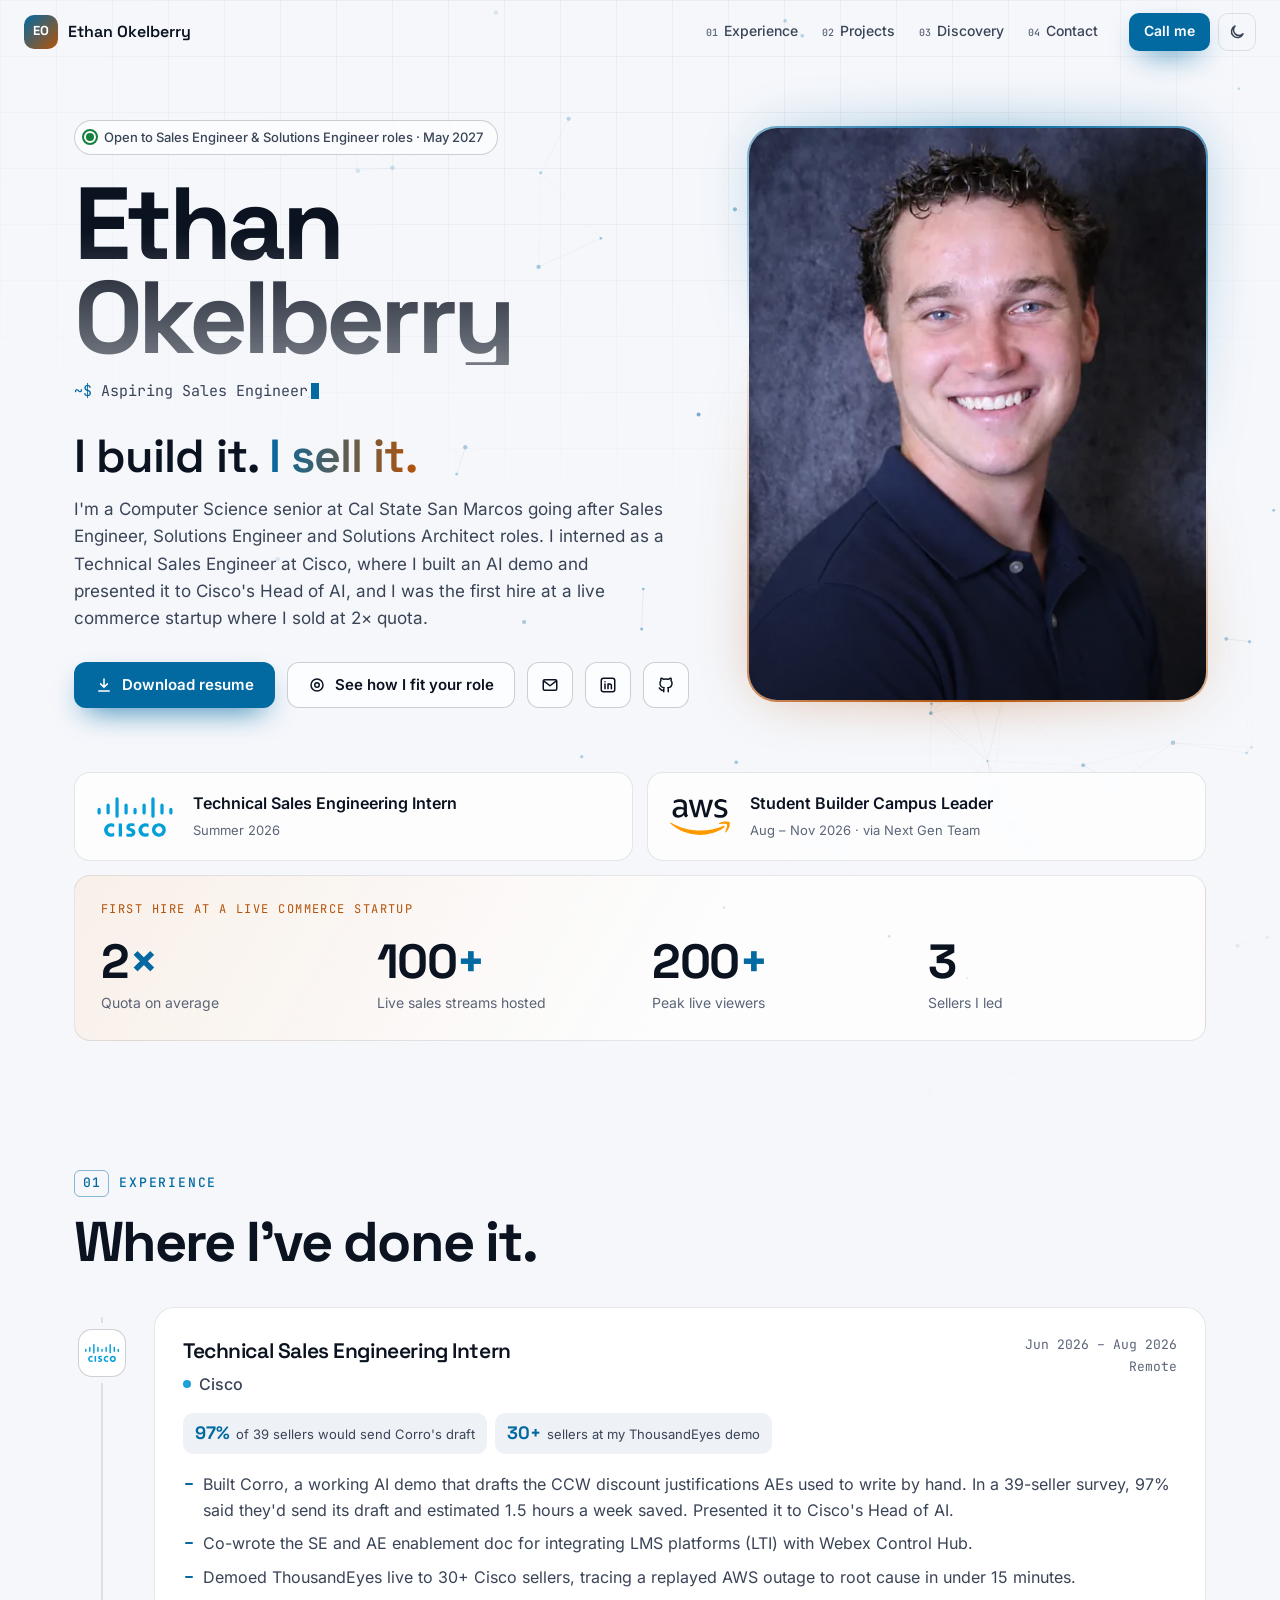
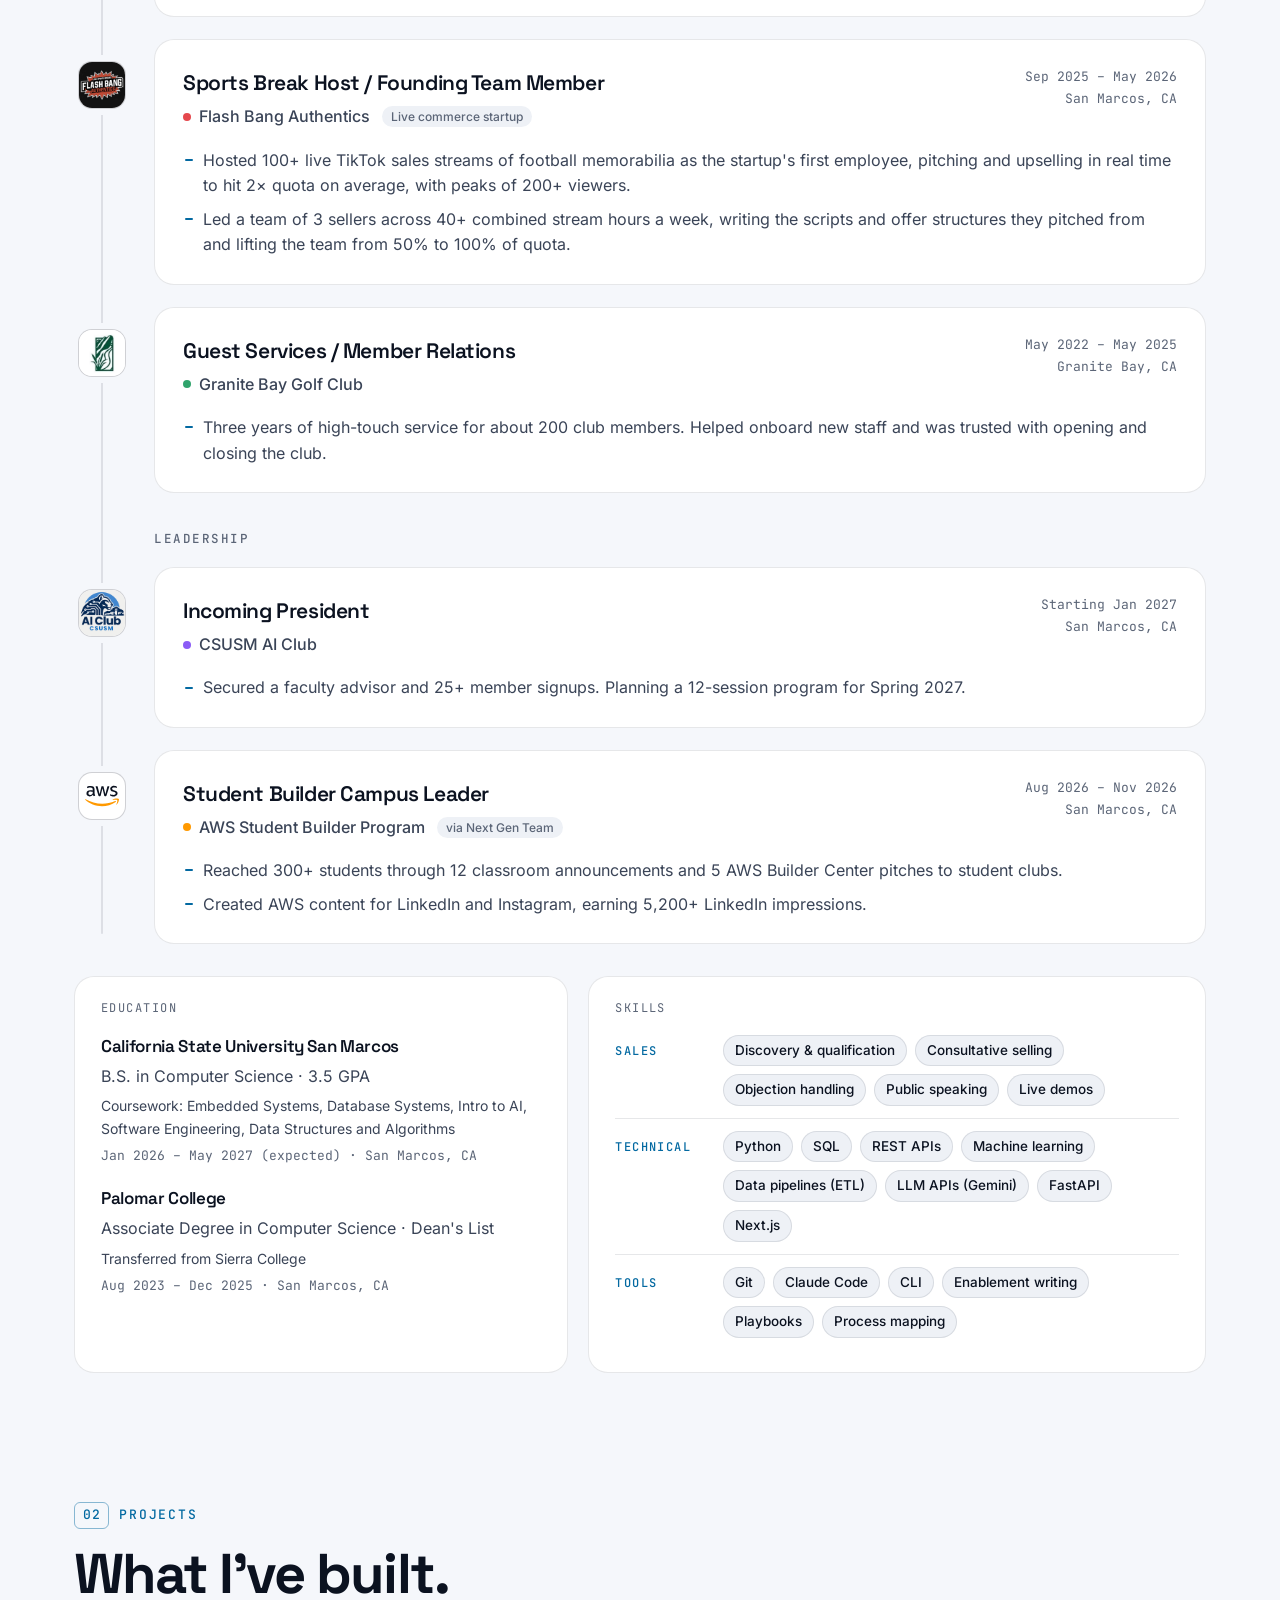
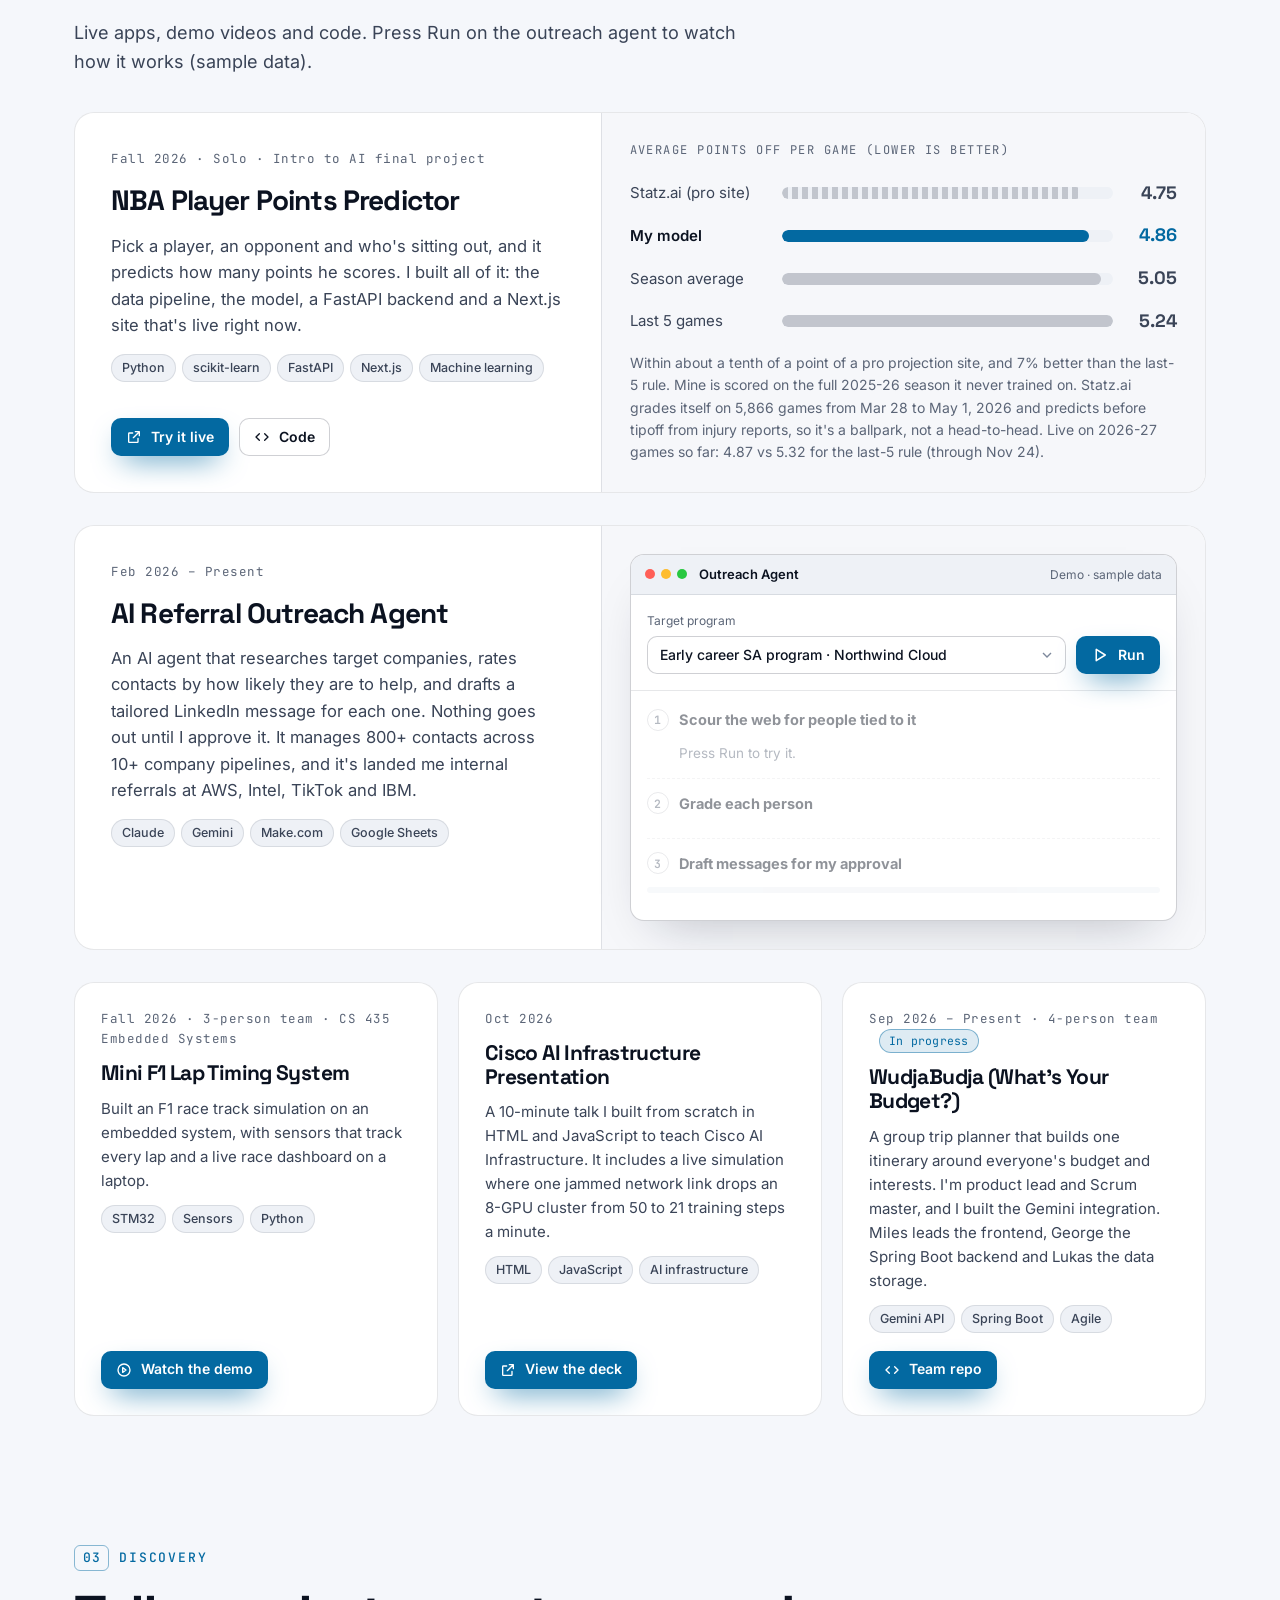
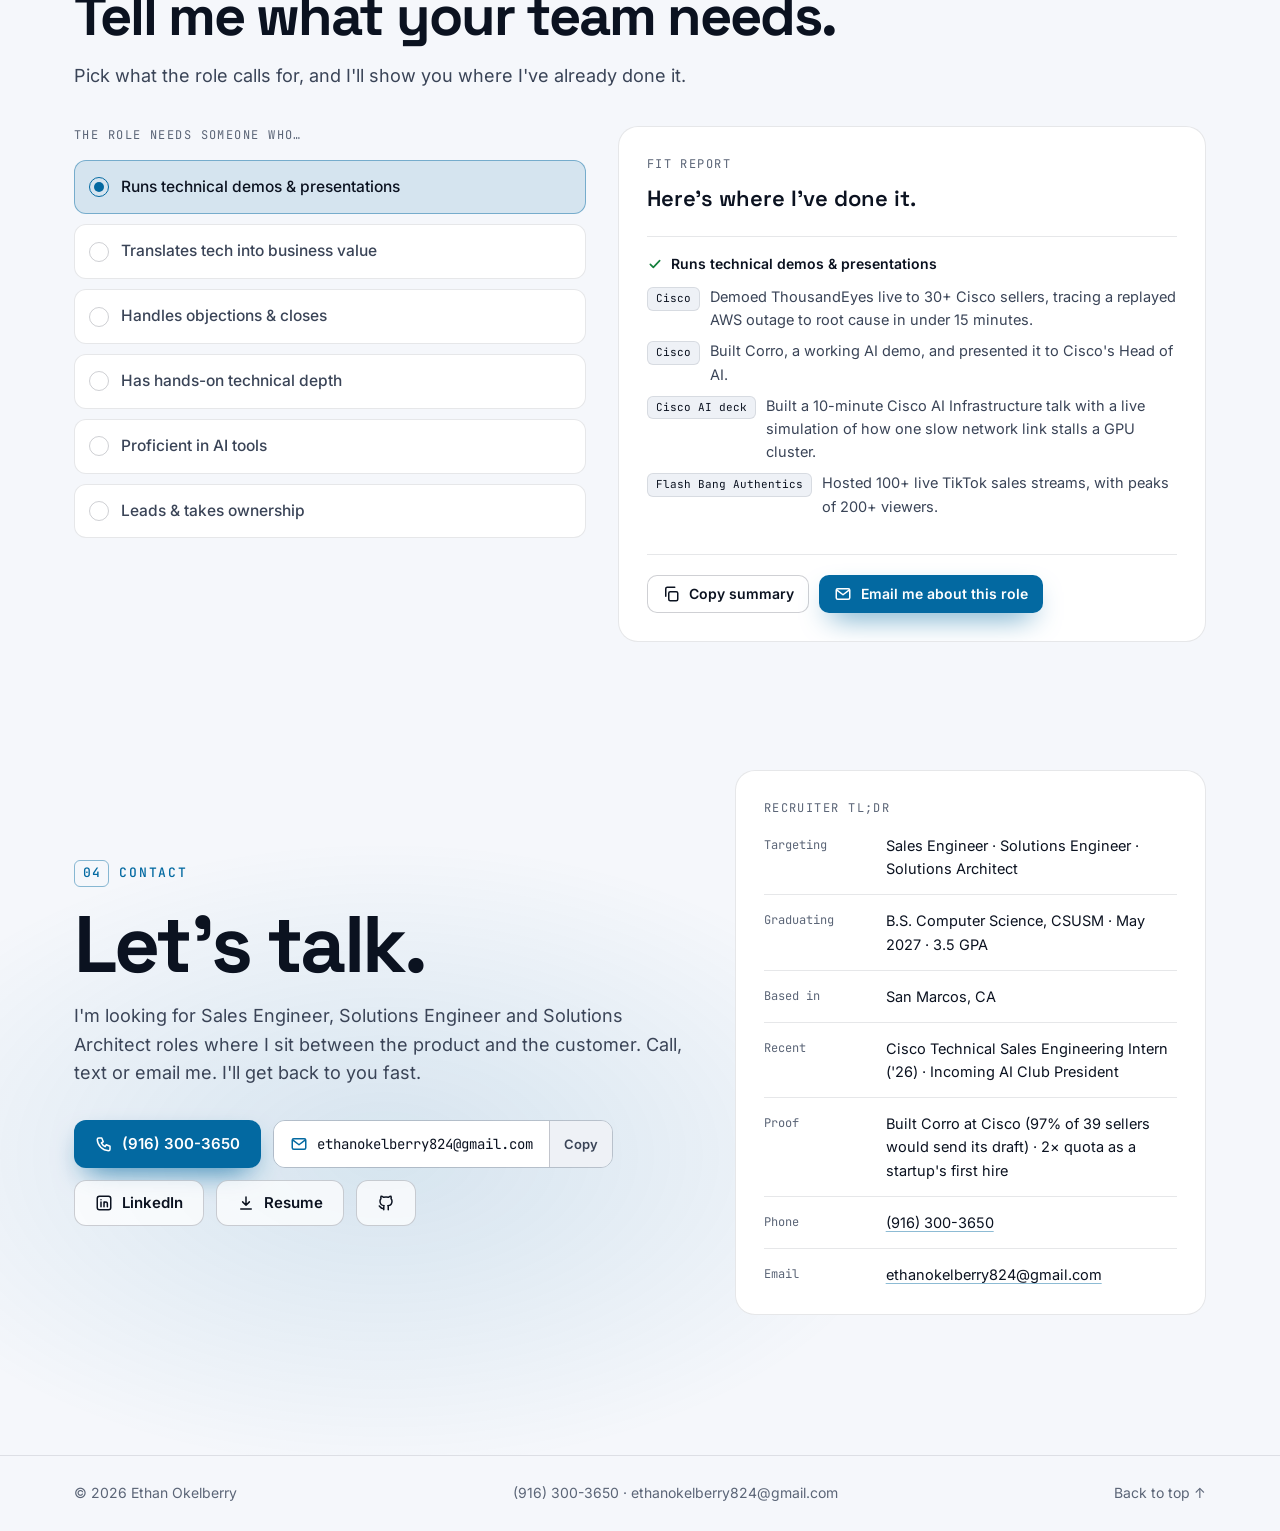
<file: index.html>
<!doctype html>
<html lang="en" data-theme="dark">
<head>
  <meta charset="utf-8">
  <meta name="viewport" content="width=device-width, initial-scale=1">
  <title>Ethan Okelberry · Sales Engineering & Computer Science</title>
  <meta name="description" content="Ethan Okelberry: Computer Science senior at Cal State San Marcos (May 2027) pursuing Sales Engineer, Solutions Engineer and Solutions Architect roles. Former Cisco Technical Sales Engineering Intern, incoming AI Club President.">
  <meta name="author" content="Ethan Okelberry">
  <meta name="theme-color" content="#07090f">
  <link rel="canonical" href="https://ethanokelberry824.github.io/">

  <meta property="og:type" content="profile">
  <meta property="og:title" content="Ethan Okelberry · Sales Engineering & Computer Science">
  <meta property="og:description" content="I build it. I sell it. Ex-Cisco Technical Sales Engineering Intern · Incoming AI Club President · CS @ CSUSM.">
  <meta property="og:url" content="https://ethanokelberry824.github.io/">
  <meta property="og:image" content="https://ethanokelberry824.github.io/og-image.png">
  <meta property="og:image:width" content="1200">
  <meta property="og:image:height" content="630">
  <meta property="profile:first_name" content="Ethan">
  <meta property="profile:last_name" content="Okelberry">
  <meta name="twitter:card" content="summary_large_image">
  <meta name="twitter:title" content="Ethan Okelberry · Sales Engineering & Computer Science">
  <meta name="twitter:description" content="I build it. I sell it.">
  <meta name="twitter:image" content="https://ethanokelberry824.github.io/og-image.png">

  <link rel="icon" href="favicon.svg" type="image/svg+xml">
  <link rel="apple-touch-icon" href="apple-touch-icon.png">
  <link rel="preload" href="assets/fonts/space-grotesk-latin-wght-normal.woff2" as="font" type="font/woff2" crossorigin>
  <link rel="preload" href="assets/fonts/inter-latin-wght-normal.woff2" as="font" type="font/woff2" crossorigin>
  <link rel="stylesheet" href="css/style.css?v=202611251700">
  <link rel="stylesheet" href="css/jump.css?v=202611251700">

  <script>
    // Apply saved theme before first paint, so there's no flash.
    (function () {
      var d = document.documentElement, t = null;
      try { t = localStorage.getItem("eo-theme"); } catch (e) {}
      if (!t) t = window.matchMedia && matchMedia("(prefers-color-scheme: light)").matches ? "light" : "dark";
      d.setAttribute("data-theme", t);
      d.classList.add("js");
    })();
  </script>

  <script type="application/ld+json">
  {
    "@context": "https://schema.org",
    "@type": "Person",
    "name": "Ethan Okelberry",
    "jobTitle": "Computer Science Student · Aspiring Sales Engineer",
    "email": "mailto:ethanokelberry824@gmail.com",
    "telephone": "+1-916-300-3650",
    "address": { "@type": "PostalAddress", "addressLocality": "San Marcos", "addressRegion": "CA" },
    "alumniOf": [
      { "@type": "CollegeOrUniversity", "name": "California State University San Marcos" },
      { "@type": "CollegeOrUniversity", "name": "Palomar College" },
      { "@type": "CollegeOrUniversity", "name": "Sierra College" }
    ],
    "knowsAbout": ["Sales Engineering", "Solutions Engineering", "Python", "SQL", "REST APIs", "Machine Learning", "Generative AI", "AI Infrastructure"],
    "sameAs": ["https://www.linkedin.com/in/ethan-okelberry", "https://github.com/ethanokelberry824"]
  }
  </script>
</head>
<body>
  <a class="skip-link" href="#main">Skip to content</a>
  <div class="scroll-progress" aria-hidden="true"><span id="scrollBar"></span></div>

  <header class="nav" id="nav">
    <div class="nav-inner">
      <a class="brand" href="#top" aria-label="Ethan Okelberry, back to top">
        <span class="brand-mark">EO</span>
        <span class="brand-name">Ethan Okelberry</span>
      </a>

      <nav class="nav-links" id="navLinks" aria-label="Sections">
        <a href="#experience"><span class="nav-num">01</span>Experience</a>
        <a href="#projects"><span class="nav-num">02</span>Projects</a>
        <a href="#discovery"><span class="nav-num">03</span>Discovery</a>
        <a href="#contact"><span class="nav-num">04</span>Contact</a>
      </nav>

      <div class="nav-tools">
        <a class="btn btn-sm btn-primary nav-cta" id="navCall" href="tel:+19163003650">Call me</a>
        <button type="button" class="icon-btn" id="themeBtn" aria-label="Switch light or dark theme" title="Theme">
          <svg class="i-sun" viewBox="0 0 24 24" aria-hidden="true"><circle cx="12" cy="12" r="4"/><path d="M12 2v2M12 20v2M4.9 4.9l1.4 1.4M17.7 17.7l1.4 1.4M2 12h2M20 12h2M4.9 19.1l1.4-1.4M17.7 6.3l1.4-1.4"/></svg>
          <svg class="i-moon" viewBox="0 0 24 24" aria-hidden="true"><path d="M20 14.5A8 8 0 1 1 9.5 4a6.5 6.5 0 0 0 10.5 10.5z"/></svg>
        </button>
        <button type="button" class="icon-btn menu-btn" id="menuBtn" aria-label="Open menu" aria-expanded="false" aria-controls="navLinks">
          <svg viewBox="0 0 24 24" aria-hidden="true"><path d="M4 7h16M4 12h16M4 17h16"/></svg>
        </button>
      </div>
    </div>
  </header>

  <ol class="stage-rail" id="stageRail" aria-label="Page sections"></ol>

  <main id="main">
    <!-- HERO ------------------------------------------------------------ -->
    <section class="hero" id="top">
      <canvas class="hero-canvas" id="heroCanvas" aria-hidden="true"></canvas>
      <div class="container hero-grid">
        <div class="hero-copy">
          <p class="status-pill"><span class="pulse" aria-hidden="true"></span><span id="statusText"></span></p>
          <h1 class="hero-name">Ethan<br>Okelberry</h1>
          <p class="hero-role" aria-live="off"><span class="prompt" aria-hidden="true">~$</span> <span id="roleTyper">Aspiring Sales Engineer</span><span class="caret" aria-hidden="true"></span></p>
          <p class="hero-headline" id="heroHeadline"></p>
          <p class="hero-summary" id="heroSummary"></p>
          <div class="cta-row" id="heroCtas"></div>
        </div>

        <div class="hero-visual">
          <div class="portrait" id="portrait">
            <div class="portrait-glow" aria-hidden="true"></div>
            <div class="portrait-frame">
              <picture>
                <source type="image/webp" srcset="assets/headshot-480.webp 480w, assets/headshot-800.webp 800w" sizes="(max-width: 860px) 240px, 400px">
                <img src="assets/headshot-800.jpg" width="800" height="1000" alt="Portrait of Ethan Okelberry" fetchpriority="high">
              </picture>
            </div>
          </div>
        </div>
      </div>

      <div class="container">
        <div class="creds" id="creds"></div>
        <div class="startup">
          <p class="startup-label" id="startupLabel"></p>
          <dl class="stats" id="stats"></dl>
        </div>
      </div>
    </section>

    <!-- 02 EXPERIENCE --------------------------------------------------- -->
    <section class="section" id="experience" data-stage="01" data-stage-name="Experience">
      <div class="container">
        <header class="section-head reveal">
          <p class="eyebrow"><span>01</span> Experience</p>
          <h2>Where I've done it.</h2>
        </header>
        <div class="timeline" id="timeline">
          <div class="timeline-line" aria-hidden="true"><span id="timelineFill"></span></div>
        </div>

        <div class="edu-skills">
          <div class="card edu-card reveal" id="education">
            <p class="mini-label">Education</p>
            <div class="edu-grid" id="eduGrid"></div>
          </div>
          <div class="card skills reveal" id="skills">
            <p class="mini-label">Skills</p>
            <div id="skillList"></div>
          </div>
        </div>
      </div>
    </section>

    <!-- 02 PROJECTS ----------------------------------------------------- -->
    <section class="section" id="projects" data-stage="02" data-stage-name="Projects">
      <div class="container">
        <header class="section-head reveal">
          <p class="eyebrow"><span>02</span> Projects</p>
          <h2>What I've built.</h2>
          <p class="lede">Live apps, demo videos and code. Press Run on the outreach agent to watch how it works (sample data).</p>
        </header>
        <div class="projects" id="projectList"></div>
      </div>
    </section>

    <!-- 03 DISCOVERY ---------------------------------------------------- -->
    <section class="section" id="discovery" data-stage="03" data-stage-name="Discovery">
      <div class="container">
        <header class="section-head reveal">
          <p class="eyebrow"><span>03</span> Discovery</p>
          <h2>Tell me what your team needs.</h2>
          <p class="lede">Pick what the role calls for, and I'll show you where I've already done it.</p>
        </header>
        <div class="discovery reveal">
          <div class="needs-wrap">
            <p class="mini-label">The role needs someone who&hellip;</p>
            <div class="needs" id="needs" role="radiogroup" aria-label="Role requirements"></div>
          </div>
          <div class="fit card" id="fitReport" aria-live="polite"></div>
        </div>
      </div>
    </section>

    <!-- 04 CONTACT ------------------------------------------------------ -->
    <section class="section contact" id="contact" data-stage="04" data-stage-name="Contact">
      <div class="container">
        <div class="contact-grid">
          <div class="contact-copy reveal">
            <p class="eyebrow"><span>04</span> Contact</p>
            <h2>Let's talk.</h2>
            <p class="lede">I'm looking for Sales Engineer, Solutions Engineer and Solutions Architect roles where I sit between the product and the customer. Call, text or email me. I'll get back to you fast.</p>
            <div class="contact-actions" id="contactActions"></div>
          </div>
          <aside class="tldr card reveal" aria-label="Summary for recruiters">
            <p class="mini-label">Recruiter TL;DR</p>
            <dl id="tldr"></dl>
          </aside>
        </div>
      </div>
    </section>
  </main>

  <footer class="footer">
    <div class="container footer-inner">
      <p>&copy; <span id="year">2026</span> Ethan Okelberry</p>
      <p id="footerContact"></p>
      <p><a href="#top">Back to top &uarr;</a></p>
    </div>
  </footer>

  <div class="toast" id="toast" role="status" aria-live="polite"></div>

  <noscript>
    <div class="noscript">This site works best with JavaScript turned on. You can still <a href="assets/Ethan_Okelberry_Resume.pdf">download my resume (PDF)</a>, call <a href="tel:+19163003650">(916) 300-3650</a> or email <a href="mailto:ethanokelberry824@gmail.com">ethanokelberry824@gmail.com</a>.</div>
  </noscript>

  <script src="js/content.js?v=202611251700" defer></script>
  <script src="js/logos.js?v=202611251700" defer></script>
  <script src="js/demos.js?v=202611251700" defer></script>
  <script src="js/main.js?v=202611251700" defer></script>
  <script src="js/jump.js?v=202611251700" defer></script>
</body>
</html>
</file>
<file: css/style.css>
/* ==========================================================================
   Ethan Okelberry · portfolio
   ========================================================================== */

@font-face {
  font-family: "Space Grotesk";
  src: url("../assets/fonts/space-grotesk-latin-wght-normal.woff2") format("woff2");
  font-weight: 300 700;
  font-display: swap;
}
@font-face {
  font-family: "Inter";
  src: url("../assets/fonts/inter-latin-wght-normal.woff2") format("woff2");
  font-weight: 100 900;
  font-display: swap;
}
@font-face {
  font-family: "JetBrains Mono";
  src: url("../assets/fonts/jetbrains-mono-latin-wght-normal.woff2") format("woff2");
  font-weight: 100 800;
  font-display: swap;
}

/* ---- Tokens ------------------------------------------------------------- */
:root {
  --font-display: "Space Grotesk", system-ui, sans-serif;
  --font-body: "Inter", system-ui, -apple-system, "Segoe UI", Roboto, sans-serif;
  --font-mono: "JetBrains Mono", ui-monospace, SFMono-Regular, Menlo, Consolas, monospace;

  --radius: 20px;
  --nav-h: 64px;
  --ease: cubic-bezier(.2, .7, .2, 1);

  /* dark (default) */
  --bg: #07090f;
  --bg-elev: #0b0f17;
  --surface: #0e131c;
  --surface-2: #131a25;
  --border: rgba(148, 163, 184, .13);
  --border-strong: rgba(148, 163, 184, .26);
  --text: #e8ecf3;
  --text-2: #b3bccb;
  --muted: #7d889c;
  --tech: #4cc9f0;
  --biz: #ffb547;
  --good: #3dd68c;
  --warn: #ff9f43;
  --bad: #ff5d5d;
  --on-accent: #05121a;
  --shadow: 0 24px 60px -24px rgba(0, 0, 0, .7);
  --grid: rgba(148, 163, 184, .055);
  --console: #05070c;
  --console-text: #d6deeb;
  color-scheme: dark;
}

:root[data-theme="light"] {
  --bg: #f5f7fb;
  --bg-elev: #ffffff;
  --surface: #ffffff;
  --surface-2: #eef1f6;
  --border: rgba(15, 23, 42, .1);
  --border-strong: rgba(15, 23, 42, .2);
  --text: #0b1220;
  --text-2: #3a4457;
  --muted: #5b6577;
  --tech: #0369a1;
  --biz: #b45309;
  --good: #15803d;
  --warn: #c2410c;
  --bad: #dc2626;
  --on-accent: #ffffff;
  --shadow: 0 24px 50px -26px rgba(15, 23, 42, .28);
  --grid: rgba(15, 23, 42, .045);
  --console: #0b1220;
  --console-text: #dbe3ef;
  color-scheme: light;
}

:root { --accent: var(--tech); --accent-alt: var(--biz); }

:root {
  --accent-soft: color-mix(in srgb, var(--accent) 13%, transparent);
  --accent-line: color-mix(in srgb, var(--accent) 45%, transparent);
}

/* ---- Base --------------------------------------------------------------- */
*, *::before, *::after { box-sizing: border-box; }

html {
  scroll-behavior: smooth;
  scroll-padding-top: calc(var(--nav-h) + 16px);
  -webkit-text-size-adjust: 100%;
}

body {
  margin: 0;
  background: var(--bg);
  color: var(--text);
  font: 400 16px/1.6 var(--font-body);
  -webkit-font-smoothing: antialiased;
  -moz-osx-font-smoothing: grayscale;
  overflow-x: hidden;
  transition: background-color .4s var(--ease), color .4s var(--ease);
}

body::before {
  content: "";
  position: fixed;
  inset: 0;
  z-index: -1;
  pointer-events: none;
  background-image:
    linear-gradient(var(--grid) 1px, transparent 1px),
    linear-gradient(90deg, var(--grid) 1px, transparent 1px);
  background-size: 56px 56px;
  mask-image: radial-gradient(ellipse 90% 70% at 50% 0%, #000 30%, transparent 85%);
  -webkit-mask-image: radial-gradient(ellipse 90% 70% at 50% 0%, #000 30%, transparent 85%);
}

img { max-width: 100%; display: block; }
a { color: inherit; text-decoration-color: var(--accent-line); text-underline-offset: 3px; }
a:hover { text-decoration-color: var(--accent); }
button { font: inherit; color: inherit; cursor: pointer; }
h1, h2, h3, h4 { font-family: var(--font-display); margin: 0; letter-spacing: -.02em; }
p { margin: 0; }
ul, ol { margin: 0; padding: 0; }
kbd {
  font-family: var(--font-mono);
  font-size: .85em;
  padding: 1px 7px;
  border: 1px solid var(--border-strong);
  border-bottom-width: 2px;
  border-radius: 6px;
  background: var(--surface-2);
}
::selection { background: var(--accent); color: var(--on-accent); }

:focus-visible {
  outline: 2px solid var(--accent);
  outline-offset: 3px;
  border-radius: 8px;
}

.container {
  width: 100%;
  max-width: 1180px;
  margin-inline: auto;
  padding-inline: 24px;
}

.skip-link {
  position: absolute;
  left: 16px;
  top: -60px;
  z-index: 200;
  padding: 10px 14px;
  border-radius: 10px;
  background: var(--accent);
  color: var(--on-accent);
  font-weight: 600;
  text-decoration: none;
}
.skip-link:focus { top: 12px; }

@keyframes swap-in {
  from { opacity: 0; filter: blur(6px); transform: translateY(4px); }
  to { opacity: 1; filter: none; transform: none; }
}

.mono { font-family: var(--font-mono); }
.mini-label {
  font-family: var(--font-mono);
  font-size: 12px;
  letter-spacing: .12em;
  text-transform: uppercase;
  color: var(--muted);
}

/* ---- Buttons ------------------------------------------------------------ */
.btn {
  display: inline-flex;
  align-items: center;
  justify-content: center;
  gap: 9px;
  min-height: 46px;
  padding: 0 20px;
  border-radius: 12px;
  border: 1px solid var(--border-strong);
  background: color-mix(in srgb, var(--surface) 70%, transparent);
  color: var(--text);
  font-weight: 600;
  font-size: 15px;
  text-decoration: none;
  white-space: nowrap;
  transition: transform .25s var(--ease), background-color .25s, border-color .25s, box-shadow .25s;
}
.btn:hover { transform: translateY(-2px); border-color: var(--accent-line); }
.btn svg { width: 18px; height: 18px; fill: none; stroke: currentColor; stroke-width: 2; stroke-linecap: round; stroke-linejoin: round; flex: none; }
.btn-primary {
  background: var(--accent);
  border-color: transparent;
  color: var(--on-accent);
  box-shadow: 0 12px 30px -12px var(--accent);
}
.btn-primary:hover { box-shadow: 0 16px 40px -12px var(--accent); }
.btn-sm { min-height: 38px; padding: 0 14px; font-size: 14px; border-radius: 10px; }
.cta-row .btn-social { width: 46px; padding: 0; }
.cta-row .btn-social .lbl { display: none; }

.icon-btn {
  display: inline-grid;
  place-items: center;
  width: 38px;
  height: 38px;
  border-radius: 10px;
  border: 1px solid var(--border);
  background: transparent;
  color: var(--text-2);
  transition: color .2s, border-color .2s, background-color .2s;
}
.icon-btn:hover { color: var(--text); border-color: var(--border-strong); background: var(--surface-2); }
.icon-btn svg { width: 18px; height: 18px; fill: none; stroke: currentColor; stroke-width: 2; stroke-linecap: round; stroke-linejoin: round; }

/* ---- Nav ---------------------------------------------------------------- */
.scroll-progress {
  position: fixed;
  inset: 0 0 auto 0;
  height: 2px;
  z-index: 120;
  pointer-events: none;
}
.scroll-progress span {
  display: block;
  height: 100%;
  background: linear-gradient(90deg, var(--accent), var(--accent-alt));
  transform-origin: 0 50%;
  transform: scaleX(0);
}

.nav {
  position: fixed;
  inset: 0 0 auto 0;
  z-index: 100;
  height: var(--nav-h);
  border-bottom: 1px solid transparent;
  transition: background-color .3s, border-color .3s, backdrop-filter .3s;
}
.nav.scrolled {
  background: color-mix(in srgb, var(--bg) 78%, transparent);
  backdrop-filter: saturate(1.4) blur(14px);
  -webkit-backdrop-filter: saturate(1.4) blur(14px);
  border-bottom-color: var(--border);
}
.nav-inner {
  height: 100%;
  max-width: 1280px;
  margin-inline: auto;
  padding-inline: 24px;
  display: flex;
  align-items: center;
  gap: 20px;
}
.brand {
  display: inline-flex;
  align-items: center;
  gap: 10px;
  text-decoration: none;
  font-family: var(--font-display);
  font-weight: 600;
  font-size: 16px;
  white-space: nowrap;
}
.brand-mark {
  display: inline-grid;
  place-items: center;
  width: 34px;
  height: 34px;
  border-radius: 10px;
  background: linear-gradient(135deg, var(--accent), var(--accent-alt));
  color: var(--on-accent);
  font-weight: 700;
  font-size: 13px;
  letter-spacing: .02em;
  transition: background .4s;
}
:root[data-theme="dark"] .brand-mark { color: #07090f; }

.nav-links {
  display: flex;
  align-items: center;
  gap: 2px;
  margin-left: auto;
}
.nav-links a {
  padding: 8px 11px;
  border-radius: 9px;
  color: var(--text-2);
  font-size: 14px;
  font-weight: 500;
  text-decoration: none;
  transition: color .2s, background-color .2s;
}
.nav-links a:hover { color: var(--text); }
.nav-links a.active { color: var(--text); background: var(--surface-2); }
.nav-num {
  font-family: var(--font-mono);
  font-size: 10px;
  color: var(--muted);
  margin-right: 6px;
}
.nav-links a.active .nav-num { color: var(--accent); }

.nav-tools { display: flex; align-items: center; gap: 8px; }
.menu-btn { display: none; }
:root[data-theme="dark"] .i-moon,
:root[data-theme="light"] .i-sun { display: none; }

/* Section rail (wide screens) */
.stage-rail {
  position: fixed;
  left: 22px;
  top: 50%;
  transform: translateY(-50%);
  z-index: 50;
  list-style: none;
  display: none;
  flex-direction: column;
  gap: 18px;
  opacity: 0;
  transition: opacity .4s;
}
.stage-rail.visible { opacity: 1; }
.stage-rail::before {
  content: "";
  position: absolute;
  left: 13px;
  top: 8px;
  bottom: 8px;
  width: 1px;
  background: var(--border-strong);
}
.stage-rail a {
  position: relative;
  display: grid;
  place-items: center;
  width: 27px;
  height: 27px;
  border-radius: 50%;
  border: 1px solid var(--border-strong);
  background: var(--bg);
  color: var(--muted);
  font: 500 10px var(--font-mono);
  text-decoration: none;
  transition: all .3s var(--ease);
}
.stage-rail a.done { border-color: var(--accent-line); color: var(--accent); }
.stage-rail a.active {
  background: var(--accent);
  border-color: var(--accent);
  color: var(--on-accent);
  box-shadow: 0 0 0 5px var(--accent-soft);
}
:root[data-theme="dark"] .stage-rail a.active { color: #07090f; }
.stage-rail a span {
  position: absolute;
  left: calc(100% + 10px);
  padding: 4px 9px;
  border-radius: 7px;
  background: var(--surface-2);
  border: 1px solid var(--border);
  color: var(--text);
  font-size: 11px;
  white-space: nowrap;
  opacity: 0;
  transform: translateX(-4px);
  pointer-events: none;
  transition: all .2s;
}
.stage-rail a:hover span,
.stage-rail a:focus-visible span { opacity: 1; transform: none; }

/* ---- Hero --------------------------------------------------------------- */
.hero {
  position: relative;
  min-height: 100vh;
  min-height: 100svh;
  padding: calc(var(--nav-h) + 56px) 0 64px;
  display: flex;
  flex-direction: column;
  justify-content: center;
  overflow: hidden;
}
.hero-canvas {
  position: absolute;
  inset: 0;
  width: 100%;
  height: 100%;
  opacity: .8;
  mask-image: radial-gradient(ellipse 80% 80% at 70% 40%, #000 20%, transparent 75%);
  -webkit-mask-image: radial-gradient(ellipse 80% 80% at 70% 40%, #000 20%, transparent 75%);
}
.hero-grid {
  position: relative;
  display: grid;
  grid-template-columns: 1.15fr .85fr;
  gap: 56px;
  align-items: center;
}
.status-pill {
  display: inline-flex;
  align-items: center;
  gap: 10px;
  padding: 6px 14px 6px 11px;
  border: 1px solid var(--border-strong);
  border-radius: 999px;
  background: color-mix(in srgb, var(--surface) 60%, transparent);
  backdrop-filter: blur(6px);
  color: var(--text-2);
  font-size: 13px;
  font-weight: 500;
}
.pulse {
  position: relative;
  width: 8px;
  height: 8px;
  border-radius: 50%;
  background: var(--good);
  flex: none;
}
.pulse::after {
  content: "";
  position: absolute;
  inset: -4px;
  border-radius: 50%;
  border: 2px solid var(--good);
  animation: ripple 2s var(--ease) infinite;
}
@keyframes ripple {
  from { transform: scale(.5); opacity: 1; }
  to { transform: scale(1.8); opacity: 0; }
}
.hero-name {
  margin: 22px 0 14px;
  font-size: clamp(3.1rem, 8.4vw, 6.4rem);
  font-weight: 700;
  line-height: .92;
  letter-spacing: -.045em;
  background: linear-gradient(180deg, var(--text) 30%, color-mix(in srgb, var(--text) 55%, transparent));
  -webkit-background-clip: text;
  background-clip: text;
  color: transparent;
}
.hero-role {
  font-family: var(--font-mono);
  font-size: 15px;
  color: var(--text-2);
  min-height: 1.6em;
}
.hero-role .prompt { color: var(--accent); }
.caret {
  display: inline-block;
  width: .55em;
  height: 1.1em;
  margin-left: 3px;
  vertical-align: -3px;
  background: var(--accent);
  animation: blink 1.05s steps(1) infinite;
}
@keyframes blink { 50% { opacity: 0; } }
.hero-headline {
  margin: 28px 0 14px;
  font-family: var(--font-display);
  font-weight: 600;
  font-size: clamp(2rem, 3.8vw, 2.9rem);
  line-height: 1.1;
  letter-spacing: -.02em;
  max-width: 22ch;
}
.hl {
  background: linear-gradient(90deg, var(--accent), var(--accent-alt));
  -webkit-background-clip: text;
  background-clip: text;
  color: transparent;
}
.hero-summary {
  color: var(--text-2);
  font-size: 17px;
  max-width: 54ch;
}
.cta-row {
  display: flex;
  flex-wrap: wrap;
  gap: 12px;
  margin-top: 30px;
}
/* Portrait */
@property --angle {
  syntax: "<angle>";
  initial-value: 0deg;
  inherits: false;
}
.hero-visual { position: relative; display: flex; justify-content: center; }
.portrait-wrap { position: relative; width: min(390px, 100%); }
.portrait {
  position: relative;
  width: 100%;
  aspect-ratio: 4 / 5;
  perspective: 1000px;
}
.portrait-glow,
.portrait::before {
  content: "";
  position: absolute;
  inset: -2px;
  border-radius: 30px;
  background: conic-gradient(from var(--angle), var(--accent), transparent 30%, var(--accent-alt) 50%, transparent 80%, var(--accent));
  animation: spin 7s linear infinite;
}
.portrait-glow { filter: blur(28px); opacity: .55; inset: 6px; }
@keyframes spin { to { --angle: 360deg; } }
.portrait-frame {
  position: relative;
  z-index: 1;
  width: 100%;
  height: 100%;
  border-radius: 28px;
  overflow: hidden;
  background: var(--surface-2);
  transform: rotateX(var(--rx, 0deg)) rotateY(var(--ry, 0deg));
  transition: transform .4s var(--ease);
}
.portrait-frame img { width: 100%; height: 100%; object-fit: cover; }
.portrait-frame::after {
  content: "";
  position: absolute;
  inset: 0;
  background: linear-gradient(180deg, transparent 62%, rgba(7, 9, 15, .5));
  pointer-events: none;
}
/* Stats */
/* Credentials (logos) + startup numbers under the hero */
.creds { display: flex; flex-wrap: wrap; gap: 14px; margin-top: 64px; }
.cred {
  flex: 1 1 300px;
  display: flex;
  align-items: center;
  gap: 20px;
  padding: 18px 22px;
  border: 1px solid var(--border);
  border-radius: 16px;
  background: color-mix(in srgb, var(--surface) 75%, transparent);
  backdrop-filter: blur(6px);
}
.logo { display: inline-flex; align-items: center; justify-content: center; flex: none; color: var(--text); }
.logo svg { display: block; width: 100%; height: 100%; }
.logo-cisco { color: #049fd9; }
.cred .logo { width: 76px; height: 40px; }
.cred .logo-aws { width: 60px; }
.cred-text b { display: block; font-size: 16px; font-weight: 600; }
.cred-text small { font-size: 13px; color: var(--muted); }
.startup {
  margin-top: 14px;
  padding: 24px 26px 26px;
  border: 1px solid var(--border);
  border-radius: 16px;
  background: linear-gradient(120deg, color-mix(in srgb, var(--accent-alt) 9%, var(--surface)), color-mix(in srgb, var(--surface) 75%, transparent) 55%);
}
.startup-label {
  font-family: var(--font-mono);
  font-size: 12px;
  letter-spacing: .12em;
  text-transform: uppercase;
  color: var(--accent-alt);
}
.stats {
  display: grid;
  grid-template-columns: repeat(4, 1fr);
  gap: 24px;
  margin: 18px 0 0;
}
.stats > div { display: flex; flex-direction: column-reverse; gap: 6px; }
.stats dd {
  margin: 0;
  font-family: var(--font-display);
  font-weight: 700;
  font-size: clamp(2.1rem, 4vw, 3rem);
  line-height: 1;
  letter-spacing: -.03em;
}
.stats dd .sfx { color: var(--accent); }
.stats dt { color: var(--muted); font-size: 14px; max-width: 26ch; }

/* ---- Sections ----------------------------------------------------------- */
.section { position: relative; padding: 64px 0; }
.section-head { max-width: 780px; margin-bottom: 36px; }
.eyebrow {
  display: inline-flex;
  align-items: center;
  gap: 10px;
  font-family: var(--font-mono);
  font-size: 13px;
  font-weight: 500;
  letter-spacing: .14em;
  text-transform: uppercase;
  color: var(--accent);
}
.eyebrow span {
  padding: 2px 8px;
  border-radius: 6px;
  border: 1px solid var(--accent-line);
  letter-spacing: .04em;
}
.section-head h2,
.contact h2 {
  margin: 16px 0 16px;
  font-size: clamp(2.1rem, 4.8vw, 3.5rem);
  font-weight: 700;
  line-height: 1.04;
  letter-spacing: -.035em;
}
.lede { color: var(--text-2); font-size: 18px; max-width: 62ch; }
.sub-head { margin: 72px 0 24px; font-size: 24px; font-weight: 600; }

/* Cards with a cursor spotlight */
.card {
  position: relative;
  border: 1px solid var(--border);
  border-radius: var(--radius);
  background: var(--surface);
  overflow: hidden;
}
.card::before {
  content: "";
  position: absolute;
  inset: 0;
  border-radius: inherit;
  background: radial-gradient(420px circle at var(--mx, 50%) var(--my, 50%), var(--accent-soft), transparent 65%);
  opacity: 0;
  transition: opacity .35s;
  pointer-events: none;
}
.card:hover::before { opacity: 1; }
.card > * { position: relative; }

/* Reveal on scroll (only when JS is running) */
.js .reveal {
  opacity: 0;
  transform: translateY(26px);
  transition: opacity .9s var(--ease), transform .9s var(--ease);
}
.js .reveal.in { opacity: 1; transform: none; }

/* ---- 01 Discovery ------------------------------------------------------- */
.discovery {
  display: grid;
  grid-template-columns: 1fr 1.15fr;
  gap: 32px;
  align-items: start;
}
.needs-wrap .mini-label { margin-bottom: 14px; }
.needs { display: grid; gap: 10px; }
.need {
  display: flex;
  align-items: center;
  gap: 12px;
  width: 100%;
  padding: 14px 18px 14px 14px;
  border-radius: 12px;
  border: 1px solid var(--border);
  background: var(--surface);
  color: var(--text-2);
  font-size: 15.5px;
  font-weight: 500;
  text-align: left;
  transition: all .25s var(--ease);
}
.need:hover { border-color: var(--border-strong); color: var(--text); }
.need .box {
  position: relative;
  width: 20px;
  height: 20px;
  flex: none;
  border-radius: 50%;
  border: 1.5px solid var(--border-strong);
  transition: all .25s;
}
.need .box::after {
  content: "";
  position: absolute;
  inset: 4px;
  border-radius: 50%;
  background: var(--accent);
  transform: scale(0);
  transition: transform .25s var(--ease);
}
.need[aria-checked="true"] { border-color: var(--accent-line); background: var(--accent-soft); color: var(--text); }
.need[aria-checked="true"] .box { border-color: var(--accent); }
.need[aria-checked="true"] .box::after { transform: scale(1); }

.fit { padding: 28px; min-height: 360px; }
.fit-head { display: flex; align-items: flex-start; justify-content: space-between; gap: 16px; margin-bottom: 20px; }
.fit-title { font-family: var(--font-display); font-size: 22px; font-weight: 600; margin-top: 6px; }
.fit-group { padding: 16px 0; border-top: 1px solid var(--border); animation: swap-in .45s var(--ease); }
.fit-group h4 {
  display: flex;
  align-items: center;
  gap: 8px;
  font-family: var(--font-body);
  font-size: 14px;
  font-weight: 600;
  letter-spacing: 0;
  margin-bottom: 10px;
}
.fit-group h4 svg { width: 16px; height: 16px; fill: none; stroke: var(--good); stroke-width: 2.5; stroke-linecap: round; stroke-linejoin: round; }
.fit-group ul { list-style: none; display: grid; gap: 8px; }
.fit-group li { display: grid; grid-template-columns: auto 1fr; gap: 10px; align-items: baseline; font-size: 14.5px; color: var(--text-2); }
.src {
  font-family: var(--font-mono);
  font-size: 11px;
  padding: 2px 8px;
  border-radius: 6px;
  background: var(--surface-2);
  border: 1px solid var(--border);
  color: var(--text);
  white-space: nowrap;
}
.fit-group a { color: var(--text-2); text-decoration: none; }
.fit-group a:hover { color: var(--text); text-decoration: underline; text-decoration-color: var(--accent); }
.fit-actions { display: flex; flex-wrap: wrap; gap: 10px; margin-top: 20px; padding-top: 20px; border-top: 1px solid var(--border); }
.fit-empty { display: grid; place-items: center; text-align: center; min-height: 300px; color: var(--muted); }

/* ---- 02 Experience ------------------------------------------------------ */
.timeline { position: relative; display: grid; gap: 22px; }
.timeline-line {
  position: absolute;
  left: 27px;
  top: 10px;
  bottom: 10px;
  width: 2px;
  border-radius: 2px;
  background: var(--border);
}
.timeline-line span {
  display: block;
  height: 100%;
  border-radius: inherit;
  background: var(--accent);
  box-shadow: 0 0 12px var(--accent);
  transform-origin: 50% 0;
  transform: scaleY(0);
}
.job { position: relative; padding-left: 80px; }
.job-mark {
  position: absolute;
  left: 4px;
  top: 22px;
  z-index: 1;
  display: grid;
  place-items: center;
  width: 48px;
  height: 48px;
  border-radius: 14px;
  border: 1px solid color-mix(in srgb, var(--co) 55%, transparent);
  background: color-mix(in srgb, var(--co) 16%, var(--bg));
  color: var(--co);
  font-family: var(--font-display);
  font-weight: 700;
  font-size: 15px;
  box-shadow: 0 0 0 6px var(--bg);
}
.job .card { padding: 26px 28px; }
.job-top { display: flex; flex-wrap: wrap; justify-content: space-between; gap: 6px 20px; }
.job-role { font-size: 21px; font-weight: 600; }
.job-co { display: inline-flex; flex-wrap: wrap; align-items: center; gap: 8px; margin-top: 4px; color: var(--text-2); font-weight: 500; }
.job-co i { width: 8px; height: 8px; border-radius: 50%; background: var(--co); }
.job-when { text-align: right; font-family: var(--font-mono); font-size: 13px; color: var(--muted); line-height: 1.7; }
.job-now {
  display: inline-block;
  margin-left: 8px;
  padding: 1px 8px;
  border-radius: 999px;
  background: color-mix(in srgb, var(--good) 15%, transparent);
  color: var(--good);
  font-size: 11px;
  font-weight: 600;
}
.job ul { list-style: none; display: grid; gap: 8px; margin: 18px 0 0; }
.job li { position: relative; padding-left: 20px; color: var(--text-2); }
.job li::before {
  content: "";
  position: absolute;
  left: 2px;
  top: .7em;
  width: 8px;
  height: 2px;
  border-radius: 2px;
  background: var(--accent);
}
.job-mark.has-logo { background: var(--surface); border-color: var(--border-strong); }
.job-mark .logo { width: 34px; height: 24px; }
.job-mark.has-img { overflow: hidden; border-color: var(--border-strong); background: var(--surface); }
.job-mark .logo-img { display: block; width: 100%; height: 100%; object-fit: cover; }
.job-note {
  margin-left: 4px;
  padding: 1px 9px;
  border-radius: 999px;
  background: var(--surface-2);
  color: var(--muted);
  font-size: 12px;
  font-weight: 500;
}
.job-stats { display: flex; flex-wrap: wrap; gap: 8px; margin-top: 16px; }
.job-stats span { display: inline-flex; align-items: baseline; gap: 6px; padding: 6px 12px; border-radius: 10px; background: var(--surface-2); color: var(--text-2); font-size: 13px; }
.job-stats b { font-family: var(--font-display); font-size: 18px; color: var(--accent); }
.tags { display: flex; flex-wrap: wrap; gap: 6px; }
.tag {
  padding: 3px 10px;
  border-radius: 999px;
  border: 1px solid var(--border);
  background: var(--surface-2);
  color: var(--text-2);
  font-size: 12.5px;
  font-weight: 500;
}
.edu-grid { display: grid; gap: 18px; margin-top: 14px; }
.edu { padding: 0; }
.edu h4 { font-size: 18px; font-weight: 600; }
.edu p { color: var(--text-2); margin-top: 4px; }
.edu .when { font-family: var(--font-mono); font-size: 13px; color: var(--muted); margin-top: 12px; }
.edu-main { grid-column: 1 / -1; }
.edu-main h4 { font-size: 20px; }
.edu .edu-detail { font-size: 14.5px; margin-top: 10px; }
.edu .edu-extra { font-size: 14.5px; margin-top: 8px; color: var(--text); }
.edu-note { margin-top: 16px; color: var(--muted); font-size: 14.5px; }

/* ---- 03 Projects -------------------------------------------------------- */
.projects { display: grid; gap: 32px; }
.project { display: grid; grid-template-columns: 1fr 1.15fr; }
.project-info { padding: 36px; display: flex; flex-direction: column; gap: 16px; }
.project-when { font-family: var(--font-mono); font-size: 12.5px; color: var(--muted); letter-spacing: .04em; }
.project-title { font-size: 28px; font-weight: 700; line-height: 1.12; letter-spacing: -.03em; }
.project-summary { color: var(--text-2); font-size: 16.5px; }
.project-links { display: flex; flex-wrap: wrap; gap: 10px; margin-top: auto; padding-top: 6px; }
.btn:disabled { opacity: .65; cursor: progress; transform: none; }

.demo {
  position: relative;
  display: flex;
  flex-direction: column;
  justify-content: center;
  gap: 16px;
  padding: 28px;
  border-left: 1px solid var(--border);
  background: color-mix(in srgb, var(--surface-2) 55%, var(--surface));
  min-width: 0;
}

/* Experience groups, education + skills row */
.tl-group {
  padding-left: 80px; margin: 14px 0 -4px;
  font-family: var(--font-mono); font-size: 12.5px; font-weight: 500;
  letter-spacing: .12em; text-transform: uppercase; color: var(--muted);
}
.edu-skills { display: grid; grid-template-columns: minmax(0, 1fr) minmax(0, 1.25fr); gap: 20px; margin-top: 32px; }
.edu-card { padding: 22px 26px; }
.edu h4 { font-size: 17px; }
.edu .edu-detail { font-size: 14px; margin-top: 6px; }
.edu .when { margin-top: 6px; }
.skills .mini-label { margin-bottom: 4px; }
#skillList .skill-row:first-child { border-top: 0; }

/* Projects: status badge, team line, compact grid, results chart */
.project-status {
  display: inline-block; margin-left: 10px; padding: 2px 9px; border-radius: 999px;
  border: 1px solid var(--accent-line); background: var(--accent-soft); color: var(--accent);
  font-size: 11.5px; letter-spacing: .02em; vertical-align: 1px;
}
.project-team { font-size: 14px; color: var(--muted); }
.project-links .btn svg { width: 16px; height: 16px; }
.project-grid { display: grid; grid-template-columns: repeat(3, minmax(0, 1fr)); gap: 20px; }
.project.project-sm { display: flex; }
.project-sm .project-info { padding: 26px; gap: 12px; }
.project-sm .project-title { font-size: 21px; }
.project-sm .project-summary { font-size: 15px; }
.results ul { list-style: none; display: grid; gap: 14px; margin: 18px 0 0; padding: 0; }
.results li { display: grid; grid-template-columns: 140px minmax(0, 1fr) 52px; gap: 12px; align-items: center; color: var(--text-2); font-size: 15px; }
.r-bar { height: 12px; border-radius: 999px; background: var(--surface-2); overflow: hidden; }
.r-bar i { display: block; height: 100%; border-radius: inherit; background: var(--border-strong); }
.results li.best { color: var(--text); font-weight: 600; }
.results li.best .r-bar i { background: var(--accent); }
.r-val { font-family: var(--font-display); font-size: 18px; text-align: right; }
.results li.best .r-val { color: var(--accent); }
.results-note { margin-top: 16px; color: var(--muted); font-size: 14px; }
.results li.ref .r-bar i { background: repeating-linear-gradient(90deg, var(--border-strong) 0 6px, transparent 6px 10px); }

/* Talk outline */
.outline ol { list-style: none; display: grid; gap: 16px; margin-top: 16px; }
.outline li { display: grid; grid-template-columns: 34px 1fr; gap: 14px; align-items: start; color: var(--text-2); font-size: 15.5px; }
.outline .num {
  display: grid;
  place-items: center;
  width: 34px;
  height: 34px;
  border-radius: 10px;
  border: 1px solid var(--accent-line);
  background: var(--accent-soft);
  color: var(--accent);
  font-family: var(--font-display);
  font-weight: 700;
}

/* Mini app frame (shared by both agent demos) */
.app {
  border: 1px solid var(--border-strong);
  border-radius: 14px;
  background: var(--bg-elev);
  overflow: hidden;
  box-shadow: var(--shadow);
}
.app-bar {
  display: flex;
  align-items: center;
  gap: 12px;
  height: 40px;
  padding: 0 14px;
  border-bottom: 1px solid var(--border);
  background: var(--surface-2);
  font-size: 13px;
}
.app-dots { display: flex; gap: 6px; }
.app-dots i { width: 10px; height: 10px; border-radius: 50%; background: #ff5f57; }
.app-dots i:nth-child(2) { background: #febc2e; }
.app-dots i:nth-child(3) { background: #28c840; }
.app-title { font-weight: 600; }
.app-note { margin-left: auto; font-size: 12px; color: var(--muted); }
.app-input { display: flex; gap: 10px; align-items: flex-end; padding: 16px; border-bottom: 1px solid var(--border); }
.field { flex: 1; display: grid; gap: 6px; font-size: 12px; color: var(--muted); min-width: 0; }
.select {
  min-height: 38px;
  padding: 0 34px 0 12px;
  border-radius: 10px;
  border: 1px solid var(--border-strong);
  background: var(--surface) url("data:image/svg+xml,%3Csvg xmlns='http://www.w3.org/2000/svg' viewBox='0 0 24 24' fill='none' stroke='%237d889c' stroke-width='2'%3E%3Cpath d='m6 9 6 6 6-6'/%3E%3C/svg%3E") no-repeat right 10px center / 16px;
  color: var(--text);
  font: 500 14px var(--font-body);
  appearance: none;
  width: 100%;
}
.app-steps { list-style: none; padding: 4px 16px 14px; }
.app-step { padding: 13px 0; border-top: 1px dashed var(--border); opacity: .45; transition: opacity .3s; }
.app-step:first-child { border-top: 0; }
.app-step.on { opacity: 1; }
.step-head { display: flex; align-items: center; gap: 10px; font-size: 14.5px; }
.step-n {
  display: grid;
  place-items: center;
  width: 22px;
  height: 22px;
  flex: none;
  border-radius: 50%;
  border: 1px solid var(--border-strong);
  font: 600 11.5px var(--font-mono);
  color: var(--muted);
  transition: all .3s;
}
.app-step.on .step-n { border-color: var(--accent); color: var(--accent); }
.app-step.done .step-n { background: var(--accent); color: var(--on-accent); }
:root[data-theme="dark"] .app-step.done .step-n { color: #07090f; }
.step-s { margin-left: auto; display: inline-flex; align-items: center; gap: 6px; font-size: 12.5px; color: var(--muted); white-space: nowrap; }
.step-s svg, .tag-sent svg, .checks-live svg { width: 14px; height: 14px; flex: none; fill: none; stroke: var(--good); stroke-width: 2.6; stroke-linecap: round; stroke-linejoin: round; }
.dot-spin { width: 11px; height: 11px; border-radius: 50%; border: 2px solid var(--border-strong); border-top-color: var(--accent); animation: rot .8s linear infinite; }
@keyframes rot { to { transform: rotate(360deg); } }
.people { list-style: none; display: grid; gap: 8px; margin-top: 12px; }
.people li { display: flex; align-items: center; gap: 12px; padding: 8px 10px; border-radius: 10px; background: var(--surface-2); animation: swap-in .4s var(--ease); }
.people li.people-empty { background: none; color: var(--muted); font-size: 13.5px; padding: 0 0 0 32px; }
.avatar {
  display: grid;
  place-items: center;
  width: 32px;
  height: 32px;
  flex: none;
  border-radius: 50%;
  background: var(--accent-soft);
  color: var(--accent);
  font-size: 12px;
  font-weight: 700;
}
.who { display: grid; line-height: 1.3; min-width: 0; }
.who b { font-size: 14px; font-weight: 600; }
.who small { font-size: 12.5px; color: var(--muted); }
.tag-ok, .tag-sent { margin-left: auto; flex: none; display: inline-flex; align-items: center; gap: 4px; padding: 2px 9px; border-radius: 999px; font-size: 11.5px; font-weight: 600; }
.tag-ok { border: 1px solid var(--border-strong); color: var(--muted); }
.tag-sent { background: color-mix(in srgb, var(--good) 15%, transparent); color: var(--good); animation: swap-in .3s var(--ease); }
.bar { height: 6px; margin-top: 12px; border-radius: 3px; background: var(--surface-2); overflow: hidden; }
.bar span { display: block; width: 0; height: 100%; background: var(--accent); transition: width .4s var(--ease); }
.mail { font-size: 13.5px; color: var(--text-2); }
.mail:not(:empty) { margin-top: 12px; padding: 12px 14px; border: 1px solid var(--border); border-radius: 10px; background: var(--surface); animation: swap-in .4s var(--ease); }
.mail-sub { color: var(--text); font-weight: 600; margin-bottom: 6px; }

/* Outreach: scan log and grading */
.scan { list-style: none; display: grid; grid-template-columns: minmax(0, 1fr); gap: 6px; margin-top: 12px; }
.scan li { display: flex; align-items: center; gap: 10px; padding: 7px 10px; border-radius: 10px; background: var(--surface-2); font-size: 13px; color: var(--text-2); animation: swap-in .3s var(--ease); }
.scan li.scan-empty { background: none; color: var(--muted); font-size: 13.5px; padding: 0 0 0 32px; }
.scan-ico { display: grid; place-items: center; width: 22px; height: 22px; flex: none; color: var(--accent); }
.scan-ico svg { width: 16px; height: 16px; fill: none; stroke: currentColor; stroke-width: 1.8; }
.scan li:not(.done) .scan-ico svg { animation: rot 1.6s linear infinite; }
.scan-src { flex: 1 1 auto; min-width: 0; overflow: hidden; text-overflow: ellipsis; white-space: nowrap; }
.scan-n { margin-left: auto; flex: none; font: 500 12px var(--font-mono); color: var(--muted); }
.scan li.done .scan-n { color: var(--good); }
.grade-key { display: flex; flex-wrap: wrap; gap: 4px 14px; margin-top: 10px; font-size: 12px; color: var(--muted); }
.grade-key:empty { display: none; }
.grade-key span { display: inline-flex; align-items: center; gap: 6px; }
.grade-key i { width: 14px; height: 6px; border-radius: 3px; }
.k0 { background: var(--accent); }
.k1 { background: var(--good); }
.k2 { background: var(--biz); }
.grades { list-style: none; display: grid; grid-template-columns: minmax(0, 1fr); gap: 8px; margin-top: 10px; }
.grades li { display: flex; align-items: center; gap: 12px; padding: 8px 10px; border-radius: 10px; background: var(--surface-2); animation: swap-in .35s var(--ease); transition: opacity .3s; }
.grades .who { flex: 1; }
.grades .who small { overflow: hidden; text-overflow: ellipsis; white-space: nowrap; }
.meters { display: grid; grid-template-columns: repeat(3, minmax(0, 1fr)); gap: 6px; margin-top: 6px; max-width: 240px; }
.meter { height: 5px; border-radius: 3px; background: color-mix(in srgb, var(--border-strong) 60%, transparent); overflow: hidden; }
.meter i { display: block; width: 0; height: 100%; border-radius: inherit; transition: width .5s var(--ease); }
.grade { display: flex; align-items: baseline; gap: 1px; flex: none; min-width: 52px; justify-content: flex-end; }
.grade b { font: 700 20px var(--font-display); color: var(--muted); }
.grade small { font-size: 11px; color: var(--muted); }
.grades li.graded.g-hi .grade b { color: var(--good); }
.grades li.graded.g-mid .grade b { color: var(--accent); }
.grades li.graded.g-ok .grade b { color: var(--text); }
.grades li.graded.g-low { opacity: .55; }
.grades li.graded.g-low .who b { text-decoration: line-through; }
.skip-tag { flex: none; padding: 2px 8px; border-radius: 999px; border: 1px solid var(--border-strong); color: var(--muted); font-size: 11px; font-weight: 600; }
.mail-hold { display: flex; align-items: center; gap: 6px; margin-top: 8px; color: var(--good); font-size: 12.5px; font-weight: 600; }
.mail-hold svg { width: 14px; height: 14px; fill: none; stroke: currentColor; stroke-width: 2.6; stroke-linecap: round; stroke-linejoin: round; }

/* Outreach: step 3 outbox */
.outbox { list-style: none; display: grid; gap: 8px; margin-top: 12px; }
.outbox li { display: flex; align-items: center; gap: 12px; padding: 8px 10px; border-radius: 10px; background: var(--surface-2); animation: swap-in .35s var(--ease); }
.env {
  display: grid;
  place-items: center;
  width: 32px;
  height: 32px;
  flex: none;
  border-radius: 50%;
  background: var(--accent-soft);
  color: var(--accent);
  overflow: hidden;
  transition: background-color .3s, color .3s;
}
.env svg { width: 16px; height: 16px; fill: none; stroke: currentColor; stroke-width: 2; stroke-linecap: round; stroke-linejoin: round; }
.outbox li:not(.sent) .env svg { animation: fly .55s ease-in infinite; }
@keyframes fly {
  0% { transform: translate(-7px, 6px); opacity: 0; }
  40% { transform: none; opacity: 1; }
  100% { transform: translate(9px, -8px); opacity: 0; }
}
.outbox li.sent .env { background: color-mix(in srgb, var(--good) 15%, transparent); color: var(--good); }
.out-to { display: flex; flex-direction: column; line-height: 1.3; min-width: 0; }
.out-to b { font-size: 14px; font-weight: 600; }
.out-to small { font-size: 12.5px; color: var(--muted); }
.out-state { margin-left: auto; flex: none; font-size: 12px; color: var(--muted); }

/* Fantasy: pitcher table + emailed picks */
.pmail { display: none; margin-top: 12px; padding: 12px; border: 1px solid var(--border); border-radius: 12px; background: var(--surface); animation: swap-in .4s var(--ease); }
.pmail.show { display: block; }
.pmail-head { display: flex; align-items: center; gap: 12px; padding-bottom: 10px; border-bottom: 1px solid var(--border); }
.pmail:not(.sent) .env svg { animation: fly .55s ease-in infinite; }
.pmail.sent .env { background: color-mix(in srgb, var(--good) 15%, transparent); color: var(--good); }
.mail-subj { font-size: 14.5px; }
.mail-body { padding: 14px 4px 4px; font-size: 14px; line-height: 1.6; color: var(--text-2); }
.mail-line { animation: swap-in .35s var(--ease); }
.mail-line + .mail-line { margin-top: 10px; }
.mail-line b { color: var(--text); font-weight: 600; }
.mail-line.statline { display: flex; flex-wrap: wrap; gap: 8px; }
.statline span { display: flex; flex-direction: column; min-width: 58px; padding: 8px 12px; border-radius: 10px; background: var(--surface-2); line-height: 1.2; }
.statline small { font: 500 10.5px var(--font-mono); letter-spacing: .06em; text-transform: uppercase; color: var(--muted); }
.statline b { font-family: var(--font-display); font-size: 19px; margin-top: 3px; }
.statline .statline-pts { background: var(--accent-soft); border: 1px solid var(--accent-line); }
.statline .statline-pts b { color: var(--accent); }
.statline i { font-style: normal; }
.mail-line.list { padding-left: 20px; display: grid; gap: 4px; }
.mail-dim { color: var(--muted); }
.mail-line.sign { margin-top: 14px; }
.today { color: var(--text); font-size: 14px; font-weight: 500; }
.ptable { display: none; gap: 4px; margin-top: 12px; font-size: 13px; }
.ptable.filled { display: grid; }
.prow {
  display: grid;
  grid-template-columns: minmax(0, 1fr) 34px 28px 28px 44px 104px;
  gap: 8px;
  align-items: center;
  padding: 7px 10px;
  border-radius: 9px;
  background: var(--surface-2);
  animation: swap-in .3s var(--ease);
  transition: opacity .3s;
}
.prow > span { text-align: right; font-variant-numeric: tabular-nums; }
.prow > .pname, .prow > span:first-child { text-align: left; }
.phead { background: none; padding: 0 10px 2px; font: 500 11px var(--font-mono); letter-spacing: .06em; text-transform: uppercase; color: var(--muted); animation: none; }
.pname { display: flex; flex-direction: column; line-height: 1.25; min-width: 0; }
.pname b { font-size: 13.5px; font-weight: 600; }
.pname small { font-size: 12px; color: var(--muted); }
.pts { font-weight: 700; }
.pstate { display: flex; justify-content: flex-end; }
.prow.taken { opacity: .5; }
.prow.taken .pname b { text-decoration: line-through; text-decoration-color: var(--muted); }
.tag-taken { padding: 2px 9px; border-radius: 999px; border: 1px solid var(--border-strong); color: var(--muted); font-size: 11.5px; font-weight: 600; }
.picks { list-style: none; display: grid; gap: 8px; margin-top: 12px; }
.picks li { display: flex; align-items: center; gap: 12px; padding: 10px 12px; border-radius: 10px; border: 1px solid transparent; background: var(--surface-2); animation: swap-in .4s var(--ease); }
.picks li.best { border-color: var(--accent-line); background: var(--accent-soft); }
.rank {
  display: grid;
  place-items: center;
  width: 26px;
  height: 26px;
  flex: none;
  border-radius: 50%;
  border: 1px solid var(--border-strong);
  font: 600 12px var(--font-mono);
  color: var(--muted);
}
.picks li.best .rank { background: var(--accent); border-color: var(--accent); color: var(--on-accent); }
:root[data-theme="dark"] .picks li.best .rank { color: #07090f; }
.pick-pts { margin-left: auto; flex: none; font-size: 12.5px; color: var(--muted); }
.pick-pts b { font-family: var(--font-display); font-size: 18px; color: var(--text); }
.pick-tag { flex: none; padding: 3px 10px; border-radius: 999px; background: var(--accent); color: var(--on-accent); font-size: 11.5px; font-weight: 700; }
:root[data-theme="dark"] .pick-tag { color: #07090f; }

/* ---- 04 Skills ---------------------------------------------------------- */
.skills { padding: 22px 26px; }
.skill-row { display: grid; grid-template-columns: 96px 1fr; gap: 12px; align-items: baseline; padding: 12px 0; border-top: 1px solid var(--border); }
.skill-row:first-child { border-top: 0; }
.skill-row h3 { font-family: var(--font-mono); font-size: 12px; font-weight: 500; letter-spacing: .12em; text-transform: uppercase; color: var(--accent); }
.skill-row .tags { gap: 8px; }
.skill-row .tag { padding: 4px 11px; font-size: 13.5px; color: var(--text); }

.sr-only {
  position: absolute;
  width: 1px;
  height: 1px;
  padding: 0;
  margin: -1px;
  overflow: hidden;
  clip: rect(0 0 0 0);
  white-space: nowrap;
  border: 0;
}

/* ---- 05 Contact --------------------------------------------------------- */
.contact { padding-bottom: 140px; }
.contact::before {
  content: "";
  position: absolute;
  inset: 0;
  z-index: -1;
  background: radial-gradient(ellipse 60% 60% at 30% 60%, var(--accent-soft), transparent 70%);
}
.contact-grid { display: grid; grid-template-columns: 1.3fr 1fr; gap: 48px; align-items: center; }
.contact h2 { font-size: clamp(2.8rem, 7vw, 5rem); }
.contact-actions { display: flex; flex-wrap: wrap; gap: 12px; margin-top: 32px; }
.email-pill {
  display: inline-flex;
  align-items: stretch;
  border-radius: 12px;
  border: 1px solid var(--border-strong);
  overflow: hidden;
}
.email-pill a {
  display: inline-flex;
  align-items: center;
  gap: 9px;
  padding: 0 16px;
  min-height: 46px;
  font-family: var(--font-mono);
  font-size: 14px;
  text-decoration: none;
  background: var(--surface);
  overflow-wrap: anywhere;
}
.email-pill a svg { width: 18px; height: 18px; fill: none; stroke: var(--accent); stroke-width: 2; stroke-linecap: round; stroke-linejoin: round; flex: none; }
.email-pill button {
  padding: 0 14px;
  border: 0;
  border-left: 1px solid var(--border-strong);
  background: var(--surface-2);
  color: var(--text-2);
  font-size: 13px;
  font-weight: 600;
}
.email-pill button:hover { color: var(--accent); }
.tldr { padding: 28px; }
.tldr dl { display: grid; gap: 14px; margin: 16px 0 0; }
.tldr dl > div { display: grid; grid-template-columns: 110px 1fr; gap: 12px; padding-bottom: 14px; border-bottom: 1px solid var(--border); }
.tldr dl > div:last-child { border-bottom: 0; padding-bottom: 0; }
.tldr dt { font-family: var(--font-mono); font-size: 12px; color: var(--muted); padding-top: 2px; }
.tldr dd { margin: 0; font-size: 14.5px; }

/* ---- Footer ------------------------------------------------------------- */
.footer { border-top: 1px solid var(--border); padding: 26px 0; color: var(--muted); font-size: 14px; }
.footer-inner { display: flex; justify-content: space-between; align-items: center; gap: 16px; flex-wrap: wrap; }
.footer a { text-decoration: none; }
.footer a:hover { color: var(--text); }

/* ---- Toast -------------------------------------------------------------- */
.toast {
  position: fixed;
  left: 50%;
  bottom: 24px;
  z-index: 400;
  padding: 10px 18px;
  border-radius: 10px;
  background: var(--text);
  color: var(--bg);
  font-size: 14px;
  font-weight: 600;
  box-shadow: var(--shadow);
  transform: translate(-50%, 20px);
  opacity: 0;
  pointer-events: none;
  transition: all .3s var(--ease);
}
.toast.show { opacity: 1; transform: translate(-50%, 0); }

.noscript { position: fixed; bottom: 0; left: 0; right: 0; padding: 14px 20px; background: var(--surface-2); text-align: center; z-index: 500; }

/* ---- Responsive --------------------------------------------------------- */
@media (min-width: 1380px) {
  .stage-rail { display: flex; }
}

@media (max-width: 1180px) {
  .project { grid-template-columns: 1fr; }
  .project-grid { grid-template-columns: repeat(2, minmax(0, 1fr)); }
  .demo { border-left: 0; border-top: 1px solid var(--border); }
}

@media (max-width: 1060px) {
  .nav-links {
    position: fixed;
    top: var(--nav-h);
    left: 0;
    right: 0;
    flex-direction: column;
    align-items: stretch;
    gap: 2px;
    padding: 10px 16px 18px;
    background: color-mix(in srgb, var(--bg) 94%, transparent);
    backdrop-filter: blur(14px);
    -webkit-backdrop-filter: blur(14px);
    border-bottom: 1px solid var(--border);
    transform: translateY(-8px);
    opacity: 0;
    visibility: hidden;
    transition: all .25s var(--ease);
  }
  .nav-links.open { transform: none; opacity: 1; visibility: visible; }
  .nav-links a { padding: 12px 14px; font-size: 16px; }
  .nav-tools { margin-left: auto; }
  .menu-btn { display: inline-grid; }
  .discovery { grid-template-columns: 1fr; }
  .contact-grid { grid-template-columns: 1fr; }
  .edu-skills { grid-template-columns: 1fr; }
}

@media (max-width: 860px) {
  .hero { padding-top: calc(var(--nav-h) + 32px); }
  .hero-grid { grid-template-columns: 1fr; gap: 36px; }
  .hero-visual { order: -1; }
  .portrait { width: min(240px, 64vw); }
  .hero-canvas { opacity: .5; }
  .creds { margin-top: 44px; }
  .stats { grid-template-columns: repeat(2, 1fr); gap: 24px 20px; }
  .section { padding: 56px 0; }
  .section-head { margin-bottom: 32px; }
}

@media (max-width: 640px) {
  .container { padding-inline: 16px; }
  .nav-inner { padding-inline: 16px; gap: 10px; }
  .brand-name { display: none; }
  .hero-headline { max-width: none; }
  .hero-summary, .lede { font-size: 16px; }
  .cta-row .btn { flex: 1 1 auto; }
  .cta-row .btn-social { width: auto; padding: 0 20px; }
  .cta-row .btn-social .lbl { display: inline; }
  .section { padding: 44px 0; }
  .sub-head { margin-top: 48px; }
  .cred { padding: 16px; gap: 16px; }
  .startup { padding: 20px; }
  .fit, .project-info, .demo, .job .card, .tldr { padding: 20px; }
  .skills, .edu-card { padding: 20px; }
  .skill-row { grid-template-columns: 1fr; gap: 8px; padding: 12px 0; }
  .job { padding-left: 0; }
  .job-mark { position: static; margin-bottom: 12px; box-shadow: none; }
  .timeline-line { display: none; }
  .job-when { text-align: left; }
  .project-title { font-size: 24px; }
  .edu-grid { grid-template-columns: 1fr; }
  .project-grid { grid-template-columns: 1fr; }
  .tl-group { padding-left: 0; }
  .project-sm .project-info { padding: 20px; }
  .results li { grid-template-columns: 96px minmax(0, 1fr) 44px; font-size: 14px; }
  .app-input { flex-wrap: wrap; }
  .app-input .field { flex-basis: 100%; }
  .app-input .btn { flex: 1; }
  .chat-body { height: 400px; }
  .tldr dl > div { grid-template-columns: 1fr; gap: 2px; }
  .prow { grid-template-columns: minmax(0, 1fr) 26px 40px 30px; gap: 6px; padding: 7px 8px; }
  .prow > span:nth-child(2), .prow > span:nth-child(4) { display: none; }
  .pstate .tag-sent, .pstate .tag-taken { font-size: 0; gap: 0; padding: 4px; }
  .pstate .tag-taken::before { content: "✕"; font-size: 11px; }
  .picks li { flex-wrap: wrap; }
  .pick-tag { order: 5; }
  .pmail-head { flex-wrap: wrap; }
  .meters { max-width: none; }
  .skip-tag { display: none; }
  .step-head { flex-wrap: wrap; row-gap: 4px; }
  .step-s { margin-left: 32px; white-space: normal; }
  .scan-n { display: none; }
  .pmail-head .out-to { flex: 1 1 200px; }
  .statline .hide-sm { display: none; }
  .pmail-head .tag-sent, .pmail-head .out-state { margin-left: 44px; }
  .statline span { min-width: 0; flex: 1; padding: 8px 10px; }
  .footer-inner { justify-content: center; text-align: center; }
}

@media (prefers-reduced-motion: reduce) {
  html { scroll-behavior: auto; }
  *, *::before, *::after {
    animation-duration: .001ms !important;
    animation-iteration-count: 1 !important;
    transition-duration: .001ms !important;
  }
  .js .reveal { opacity: 1; transform: none; }
}
</file>
<file: css/jump.css>
/* Section jumps: fade and slide (js/jump.js). The nav, side rail and
   progress bar stay still while the page content changes. */
.nav { view-transition-name: site-nav; }
.stage-rail { view-transition-name: stage-rail; }
.scroll-progress { view-transition-name: scroll-progress; }
::view-transition-old(site-nav), ::view-transition-new(site-nav),
::view-transition-old(stage-rail), ::view-transition-new(stage-rail),
::view-transition-old(scroll-progress), ::view-transition-new(scroll-progress) { animation: none; }

::view-transition-old(root) { animation: jump-out 170ms cubic-bezier(.4, 0, 1, 1) both; }
::view-transition-new(root) { animation: jump-in 360ms cubic-bezier(.2, .8, .2, 1) 70ms both; }
@keyframes jump-out { to { opacity: 0; transform: translateY(-14px); } }
@keyframes jump-in { from { opacity: 0; transform: translateY(28px); } }

@media (prefers-reduced-motion: reduce) {
  ::view-transition-old(root), ::view-transition-new(root) { animation: none; }
}
</file>
